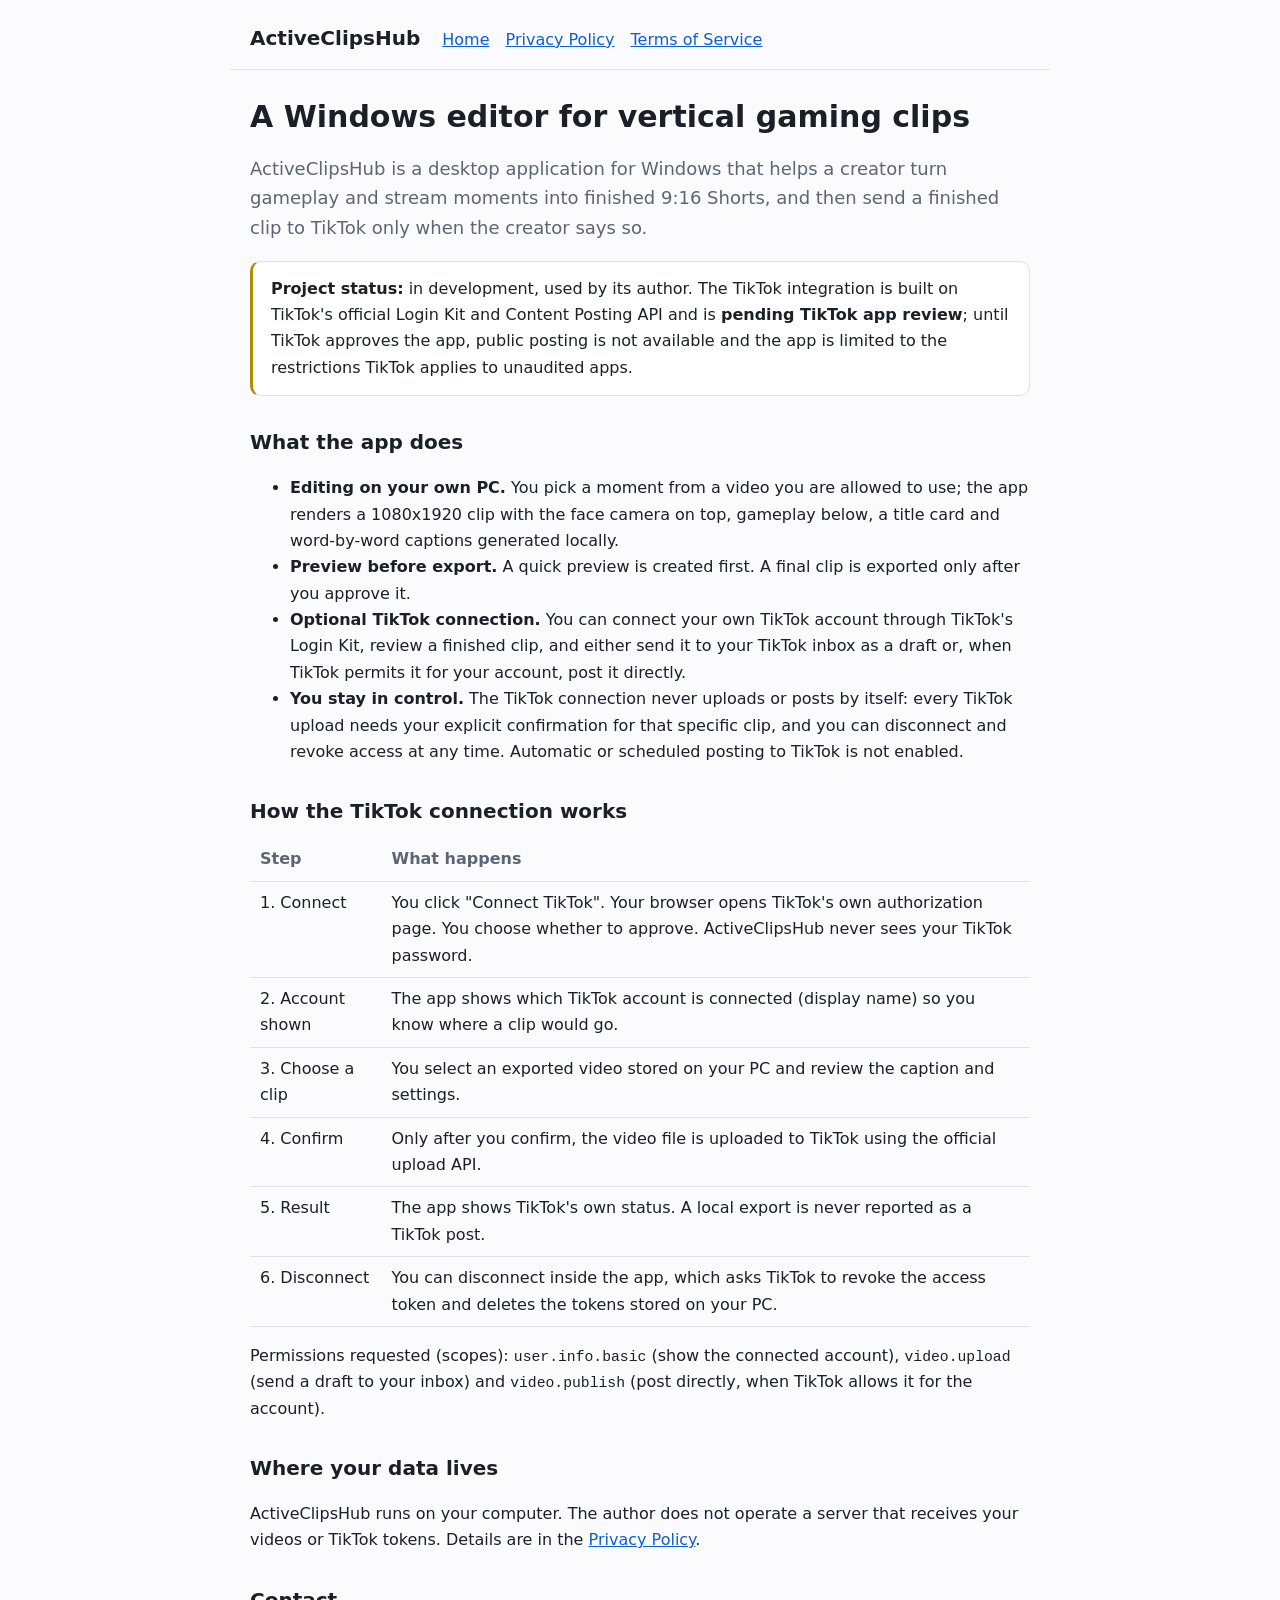
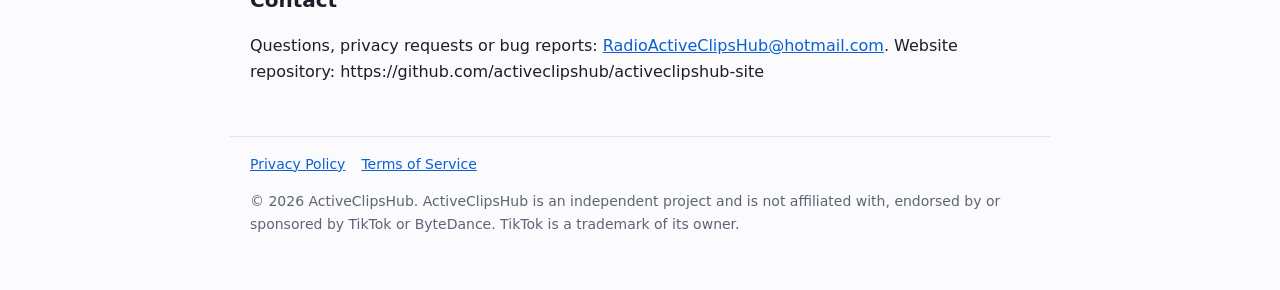
<file: index.html>
<!doctype html>
<html lang="en">
<head>
<meta charset="utf-8">
<meta name="viewport" content="width=device-width, initial-scale=1">
<title>ActiveClipsHub - Windows editor for vertical gaming clips</title>
<meta name="description" content="ActiveClipsHub is a Windows desktop tool that turns gameplay and stream moments into vertical 9:16 clips with captions, and can send finished clips to TikTok after you approve each upload.">
<link rel="stylesheet" href="assets/style.css">
</head>
<body>
<header>
  <a class="brand" href="./">ActiveClipsHub</a>
  <nav aria-label="Main"><a href="./">Home</a><a href="privacy/">Privacy Policy</a><a href="terms/">Terms of Service</a></nav>
</header>
<main>
  <h1>A Windows editor for vertical gaming clips</h1>
  <p class="lead">ActiveClipsHub is a desktop application for Windows that helps a creator turn gameplay and stream moments into finished 9:16 Shorts, and then send a finished clip to TikTok only when the creator says so.</p>

  <div class="card status">
    <strong>Project status:</strong> in development, used by its author. The TikTok integration is built on TikTok's official
    Login Kit and Content Posting API and is <strong>pending TikTok app review</strong>; until TikTok approves the app, public posting is
    not available and the app is limited to the restrictions TikTok applies to unaudited apps.
  </div>

  <h2>What the app does</h2>
  <ul>
    <li><strong>Editing on your own PC.</strong> You pick a moment from a video you are allowed to use; the app renders a 1080x1920 clip with the face camera on top, gameplay below, a title card and word-by-word captions generated locally.</li>
    <li><strong>Preview before export.</strong> A quick preview is created first. A final clip is exported only after you approve it.</li>
    <li><strong>Optional TikTok connection.</strong> You can connect your own TikTok account through TikTok's Login Kit, review a finished clip, and either send it to your TikTok inbox as a draft or, when TikTok permits it for your account, post it directly.</li>
    <li><strong>You stay in control.</strong> The TikTok connection never uploads or posts by itself: every TikTok upload needs your explicit confirmation for that specific clip, and you can disconnect and revoke access at any time. Automatic or scheduled posting to TikTok is not enabled.</li>
  </ul>

  <h2>How the TikTok connection works</h2>
  <table>
    <tr><th>Step</th><th>What happens</th></tr>
    <tr><td>1. Connect</td><td>You click "Connect TikTok". Your browser opens TikTok's own authorization page. You choose whether to approve. ActiveClipsHub never sees your TikTok password.</td></tr>
    <tr><td>2. Account shown</td><td>The app shows which TikTok account is connected (display name) so you know where a clip would go.</td></tr>
    <tr><td>3. Choose a clip</td><td>You select an exported video stored on your PC and review the caption and settings.</td></tr>
    <tr><td>4. Confirm</td><td>Only after you confirm, the video file is uploaded to TikTok using the official upload API.</td></tr>
    <tr><td>5. Result</td><td>The app shows TikTok's own status. A local export is never reported as a TikTok post.</td></tr>
    <tr><td>6. Disconnect</td><td>You can disconnect inside the app, which asks TikTok to revoke the access token and deletes the tokens stored on your PC.</td></tr>
  </table>
  <p>Permissions requested (scopes): <code>user.info.basic</code> (show the connected account), <code>video.upload</code> (send a draft to your inbox) and <code>video.publish</code> (post directly, when TikTok allows it for the account).</p>

  <h2>Where your data lives</h2>
  <p>ActiveClipsHub runs on your computer. The author does not operate a server that receives your videos or TikTok tokens. Details are in the <a href="privacy/">Privacy Policy</a>.</p>

  <h2>Contact</h2>
  <p>Questions, privacy requests or bug reports: <a href="mailto:RadioActiveClipsHub@hotmail.com">RadioActiveClipsHub@hotmail.com</a>. Website repository: https://github.com/activeclipshub/activeclipshub-site</p>
</main>
<footer>
  <a href="privacy/">Privacy Policy</a><a href="terms/">Terms of Service</a>
  <p>&copy; 2026 ActiveClipsHub. ActiveClipsHub is an independent project and is not affiliated with, endorsed by or sponsored by TikTok or ByteDance. TikTok is a trademark of its owner.</p>
</footer>
</body>
</html>
</file>
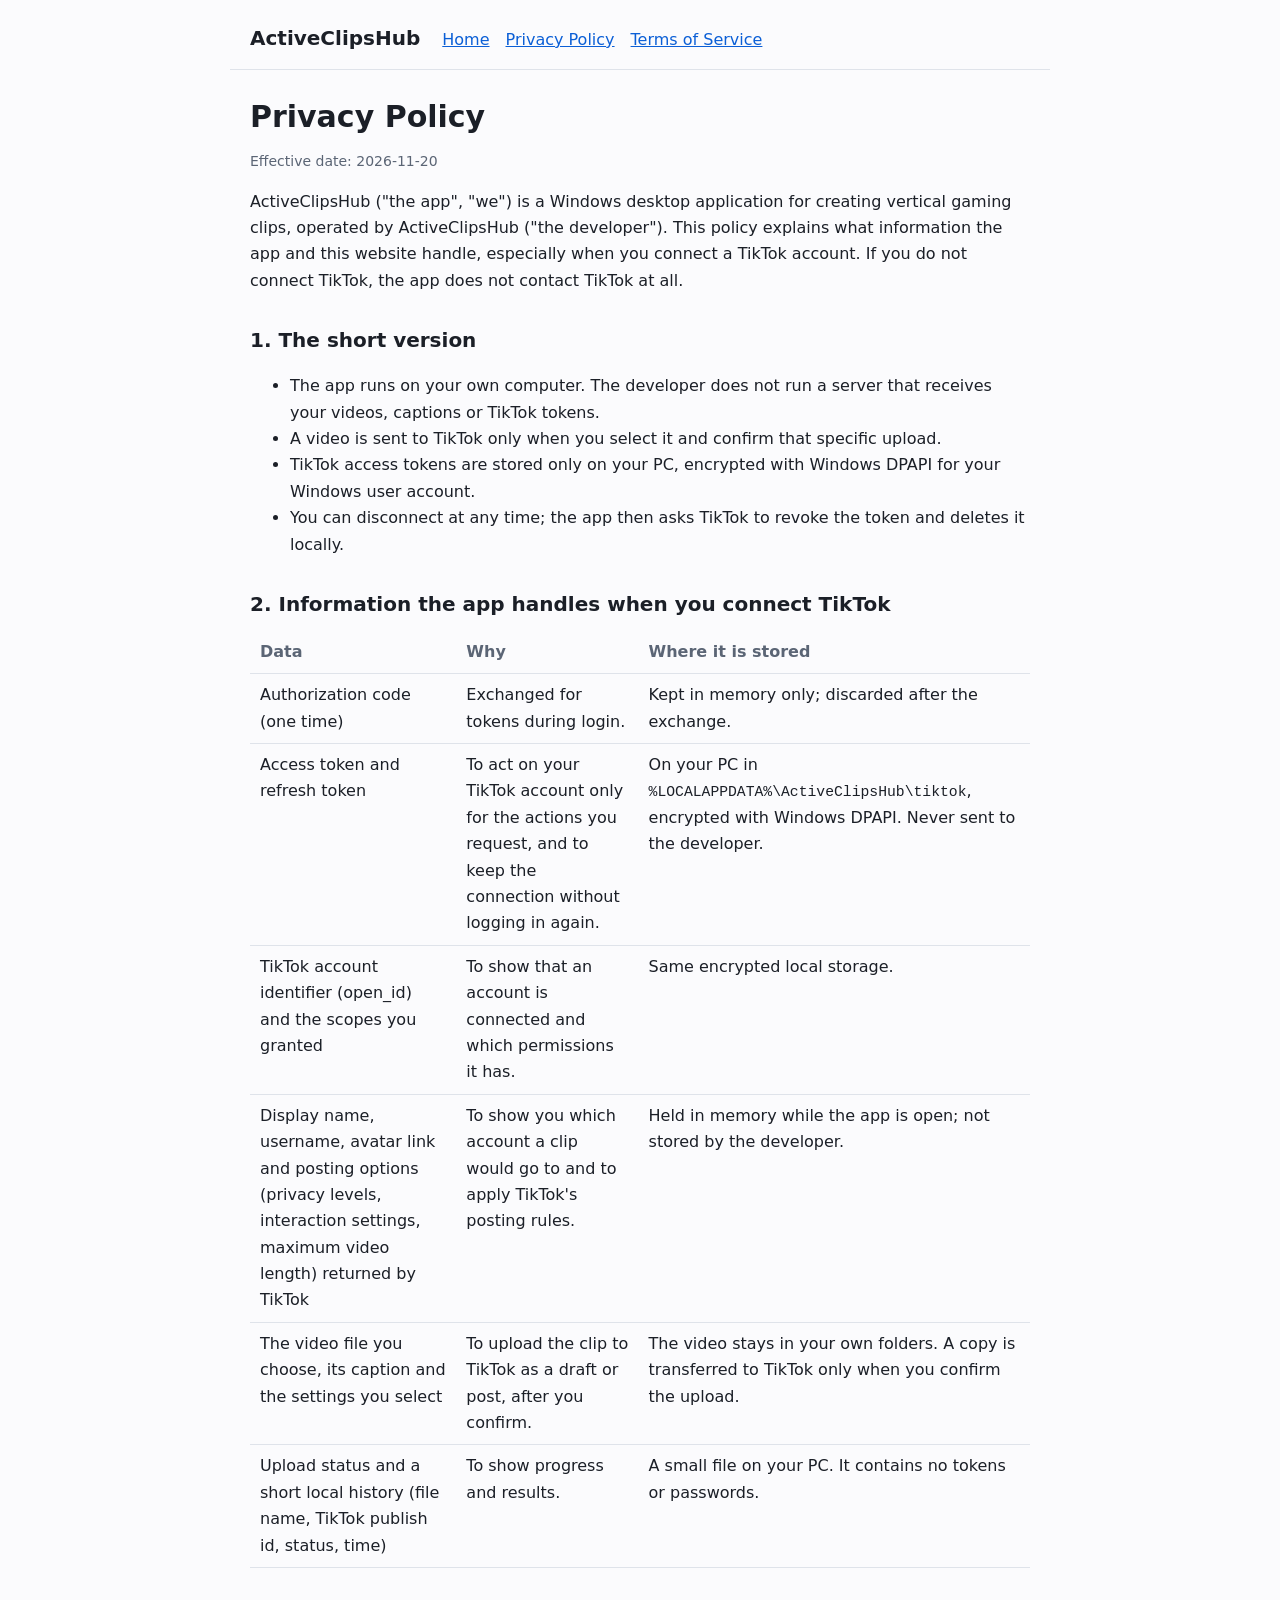
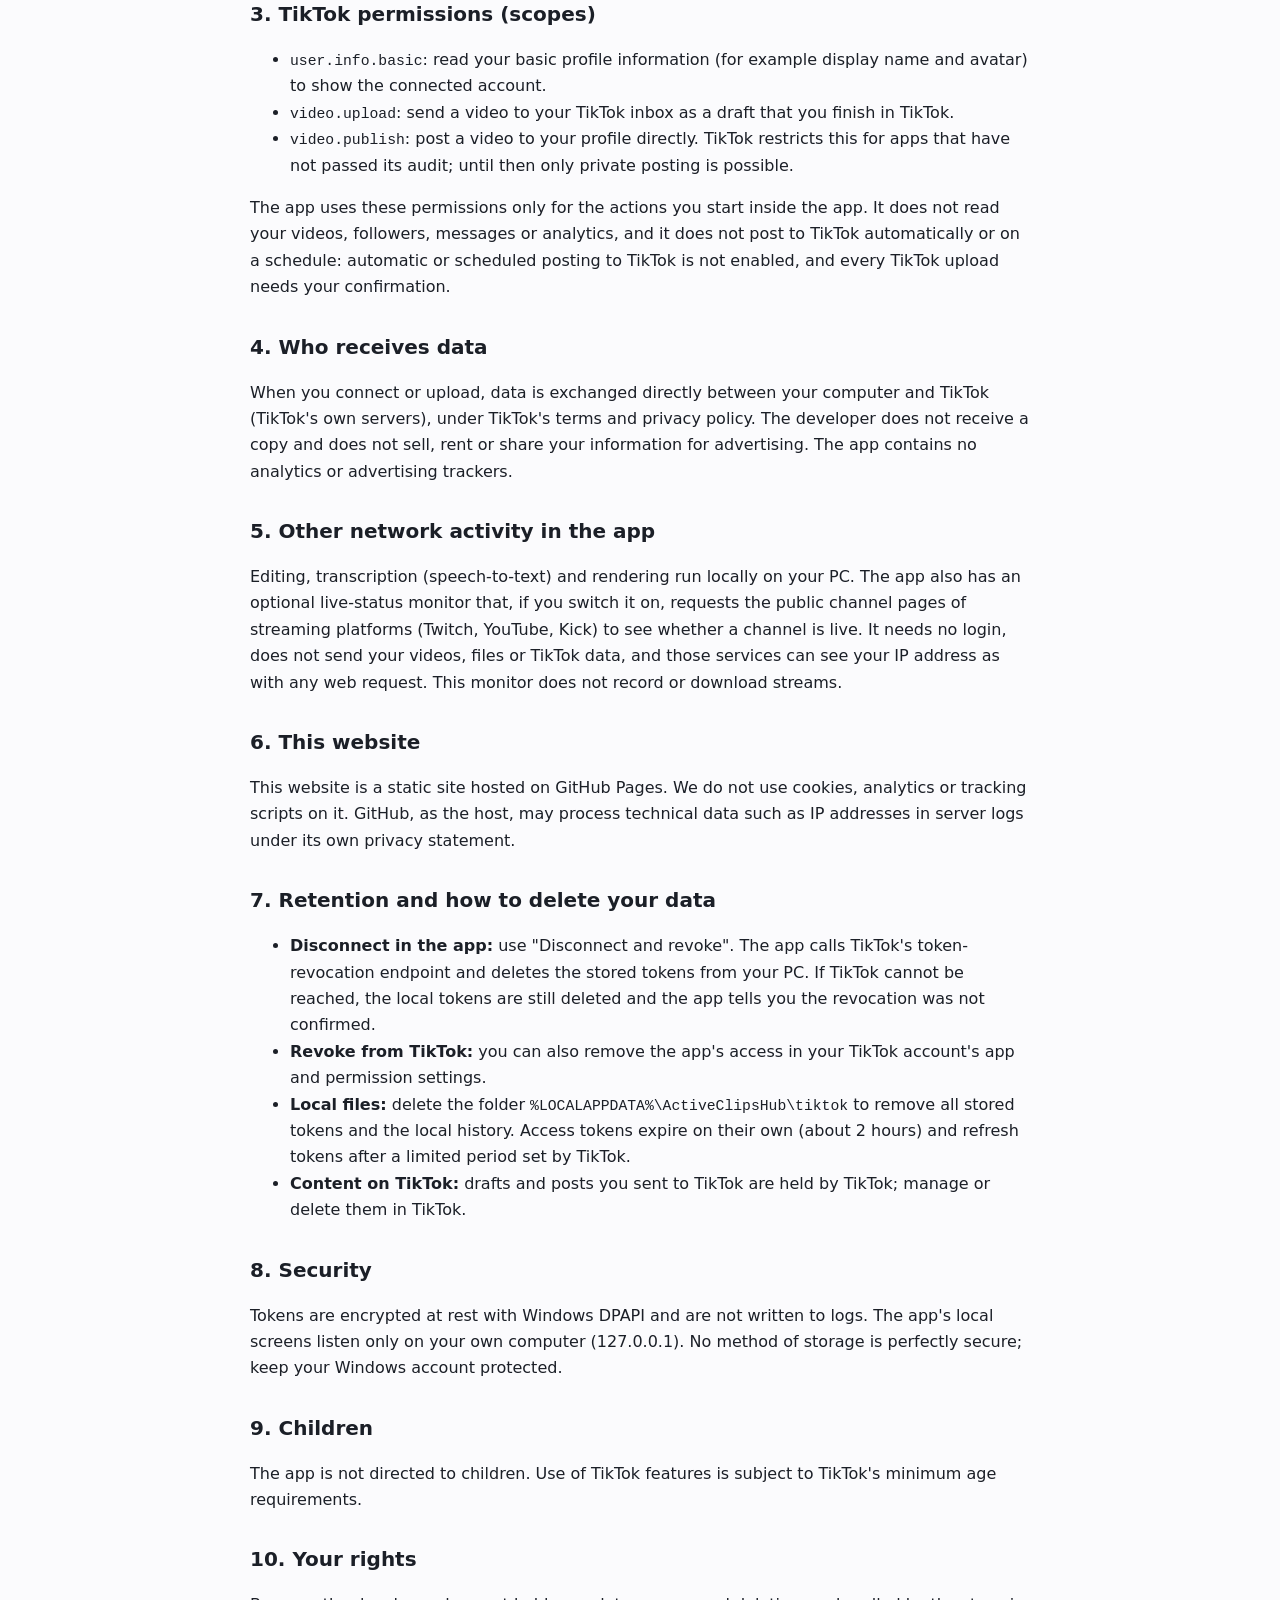
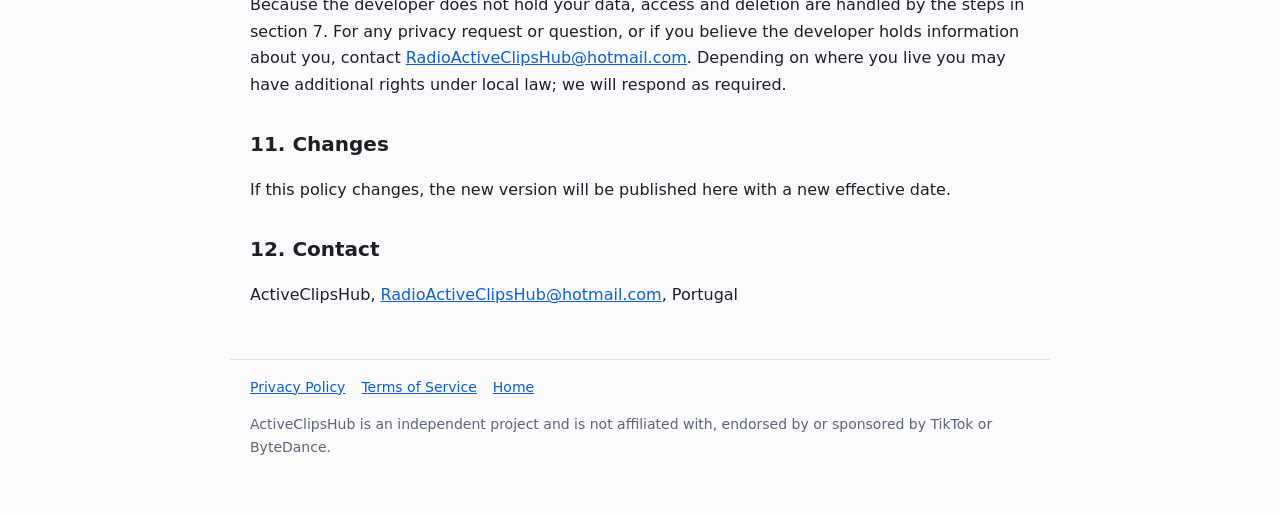
<file: privacy/index.html>
<!doctype html>
<html lang="en">
<head>
<meta charset="utf-8">
<meta name="viewport" content="width=device-width, initial-scale=1">
<title>Privacy Policy - ActiveClipsHub</title>
<meta name="description" content="How ActiveClipsHub handles TikTok account data, tokens and videos.">
<link rel="stylesheet" href="../assets/style.css">
</head>
<body>
<header>
  <a class="brand" href="../">ActiveClipsHub</a>
  <nav aria-label="Main"><a href="../">Home</a><a href="./">Privacy Policy</a><a href="../terms/">Terms of Service</a></nav>
</header>
<main>
  <h1>Privacy Policy</h1>
  <p class="updated">Effective date: 2026-11-20</p>

  <p>ActiveClipsHub ("the app", "we") is a Windows desktop application for creating vertical gaming clips, operated by ActiveClipsHub ("the developer"). This policy explains what information the app and this website handle, especially when you connect a TikTok account. If you do not connect TikTok, the app does not contact TikTok at all.</p>

  <h2>1. The short version</h2>
  <ul>
    <li>The app runs on your own computer. The developer does not run a server that receives your videos, captions or TikTok tokens.</li>
    <li>A video is sent to TikTok only when you select it and confirm that specific upload.</li>
    <li>TikTok access tokens are stored only on your PC, encrypted with Windows DPAPI for your Windows user account.</li>
    <li>You can disconnect at any time; the app then asks TikTok to revoke the token and deletes it locally.</li>
  </ul>

  <h2>2. Information the app handles when you connect TikTok</h2>
  <table>
    <tr><th>Data</th><th>Why</th><th>Where it is stored</th></tr>
    <tr><td>Authorization code (one time)</td><td>Exchanged for tokens during login.</td><td>Kept in memory only; discarded after the exchange.</td></tr>
    <tr><td>Access token and refresh token</td><td>To act on your TikTok account only for the actions you request, and to keep the connection without logging in again.</td><td>On your PC in <code>%LOCALAPPDATA%\ActiveClipsHub\tiktok</code>, encrypted with Windows DPAPI. Never sent to the developer.</td></tr>
    <tr><td>TikTok account identifier (open_id) and the scopes you granted</td><td>To show that an account is connected and which permissions it has.</td><td>Same encrypted local storage.</td></tr>
    <tr><td>Display name, username, avatar link and posting options (privacy levels, interaction settings, maximum video length) returned by TikTok</td><td>To show you which account a clip would go to and to apply TikTok's posting rules.</td><td>Held in memory while the app is open; not stored by the developer.</td></tr>
    <tr><td>The video file you choose, its caption and the settings you select</td><td>To upload the clip to TikTok as a draft or post, after you confirm.</td><td>The video stays in your own folders. A copy is transferred to TikTok only when you confirm the upload.</td></tr>
    <tr><td>Upload status and a short local history (file name, TikTok publish id, status, time)</td><td>To show progress and results.</td><td>A small file on your PC. It contains no tokens or passwords.</td></tr>
  </table>

  <h2>3. TikTok permissions (scopes)</h2>
  <ul>
    <li><code>user.info.basic</code>: read your basic profile information (for example display name and avatar) to show the connected account.</li>
    <li><code>video.upload</code>: send a video to your TikTok inbox as a draft that you finish in TikTok.</li>
    <li><code>video.publish</code>: post a video to your profile directly. TikTok restricts this for apps that have not passed its audit; until then only private posting is possible.</li>
  </ul>
  <p>The app uses these permissions only for the actions you start inside the app. It does not read your videos, followers, messages or analytics, and it does not post to TikTok automatically or on a schedule: automatic or scheduled posting to TikTok is not enabled, and every TikTok upload needs your confirmation.</p>

  <h2>4. Who receives data</h2>
  <p>When you connect or upload, data is exchanged directly between your computer and TikTok (TikTok's own servers), under TikTok's terms and privacy policy. The developer does not receive a copy and does not sell, rent or share your information for advertising. The app contains no analytics or advertising trackers.</p>

  <h2>5. Other network activity in the app</h2>
  <p>Editing, transcription (speech-to-text) and rendering run locally on your PC. The app also has an optional live-status monitor that, if you switch it on, requests the public channel pages of streaming platforms (Twitch, YouTube, Kick) to see whether a channel is live. It needs no login, does not send your videos, files or TikTok data, and those services can see your IP address as with any web request. This monitor does not record or download streams.</p>

  <h2>6. This website</h2>
  <p>This website is a static site hosted on GitHub Pages. We do not use cookies, analytics or tracking scripts on it. GitHub, as the host, may process technical data such as IP addresses in server logs under its own privacy statement.</p>

  <h2>7. Retention and how to delete your data</h2>
  <ul>
    <li><strong>Disconnect in the app:</strong> use "Disconnect and revoke". The app calls TikTok's token-revocation endpoint and deletes the stored tokens from your PC. If TikTok cannot be reached, the local tokens are still deleted and the app tells you the revocation was not confirmed.</li>
    <li><strong>Revoke from TikTok:</strong> you can also remove the app's access in your TikTok account's app and permission settings.</li>
    <li><strong>Local files:</strong> delete the folder <code>%LOCALAPPDATA%\ActiveClipsHub\tiktok</code> to remove all stored tokens and the local history. Access tokens expire on their own (about 2 hours) and refresh tokens after a limited period set by TikTok.</li>
    <li><strong>Content on TikTok:</strong> drafts and posts you sent to TikTok are held by TikTok; manage or delete them in TikTok.</li>
  </ul>

  <h2>8. Security</h2>
  <p>Tokens are encrypted at rest with Windows DPAPI and are not written to logs. The app's local screens listen only on your own computer (127.0.0.1). No method of storage is perfectly secure; keep your Windows account protected.</p>

  <h2>9. Children</h2>
  <p>The app is not directed to children. Use of TikTok features is subject to TikTok's minimum age requirements.</p>

  <h2>10. Your rights</h2>
  <p>Because the developer does not hold your data, access and deletion are handled by the steps in section 7. For any privacy request or question, or if you believe the developer holds information about you, contact <a href="mailto:RadioActiveClipsHub@hotmail.com">RadioActiveClipsHub@hotmail.com</a>. Depending on where you live you may have additional rights under local law; we will respond as required.</p>

  <h2>11. Changes</h2>
  <p>If this policy changes, the new version will be published here with a new effective date.</p>

  <h2>12. Contact</h2>
  <p>ActiveClipsHub, <a href="mailto:RadioActiveClipsHub@hotmail.com">RadioActiveClipsHub@hotmail.com</a>, Portugal</p>
</main>
<footer>
  <a href="./">Privacy Policy</a><a href="../terms/">Terms of Service</a><a href="../">Home</a>
  <p>ActiveClipsHub is an independent project and is not affiliated with, endorsed by or sponsored by TikTok or ByteDance.</p>
</footer>
</body>
</html>
</file>
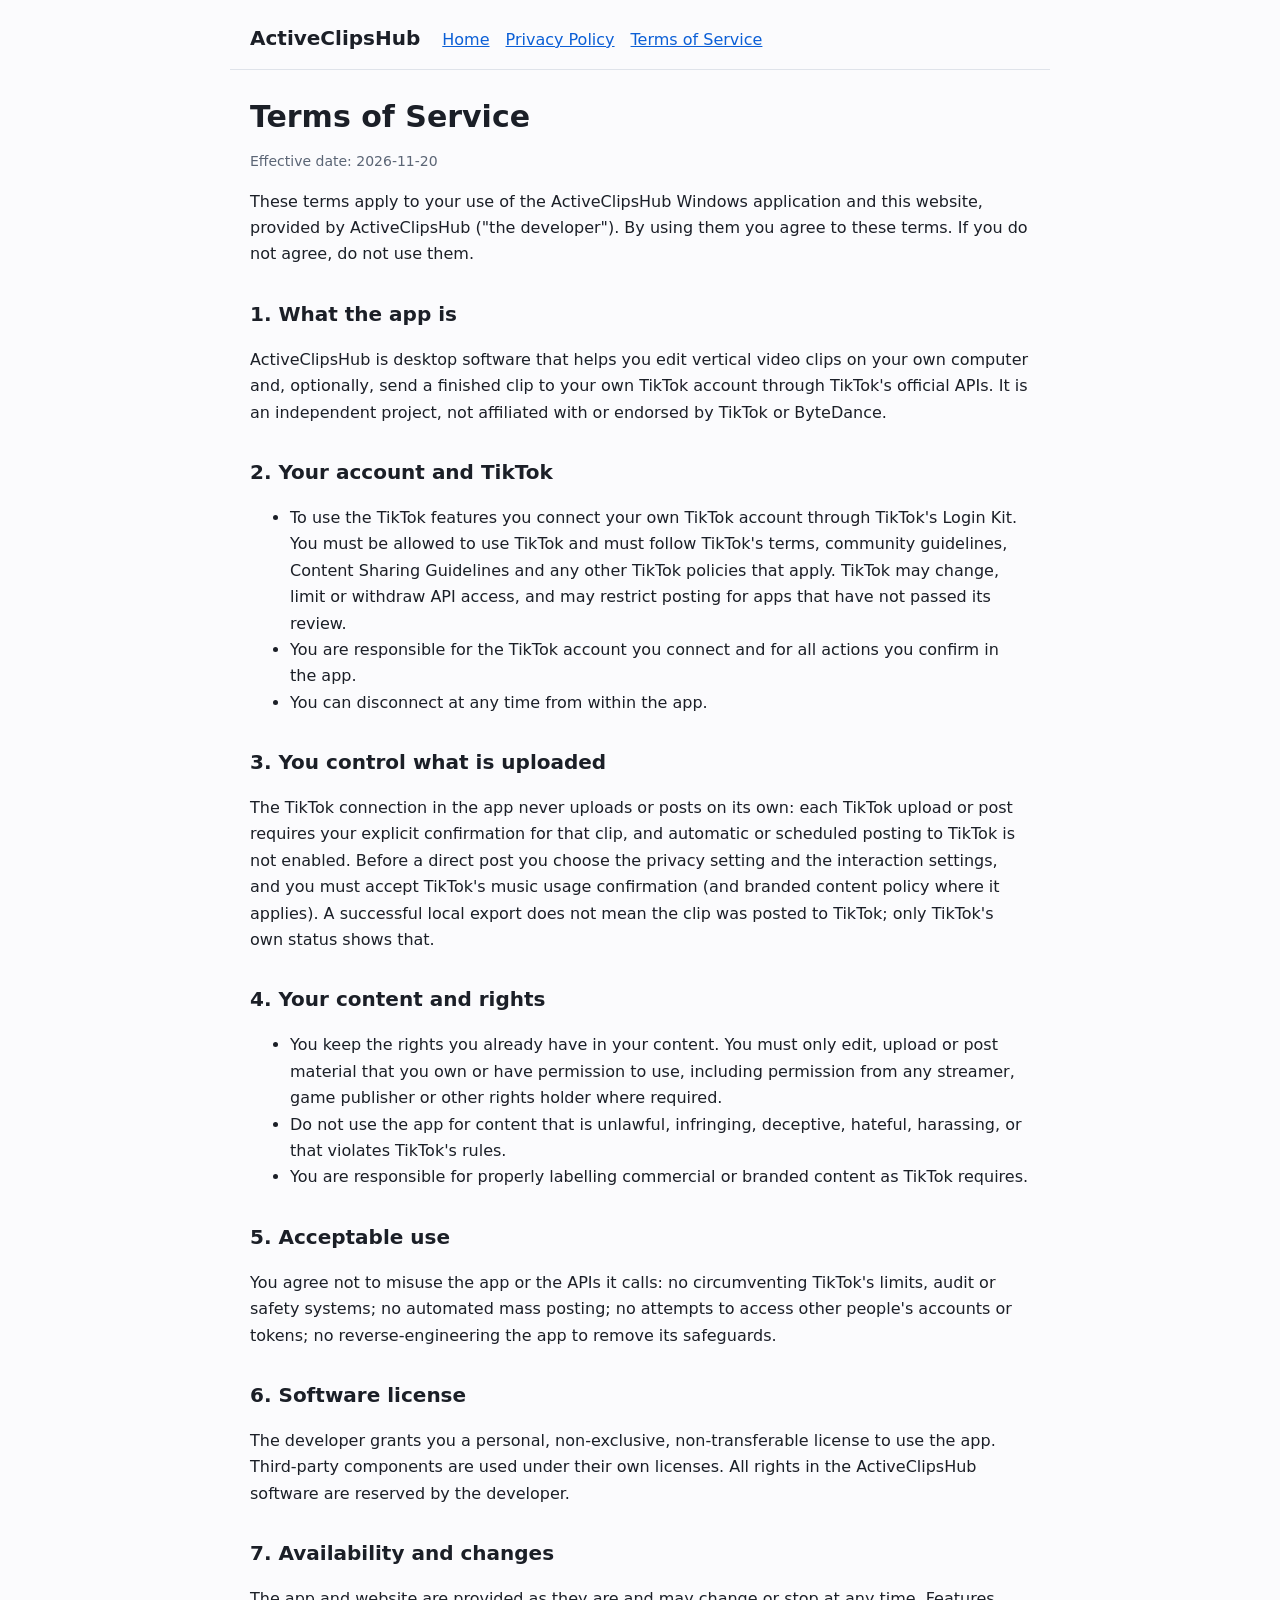
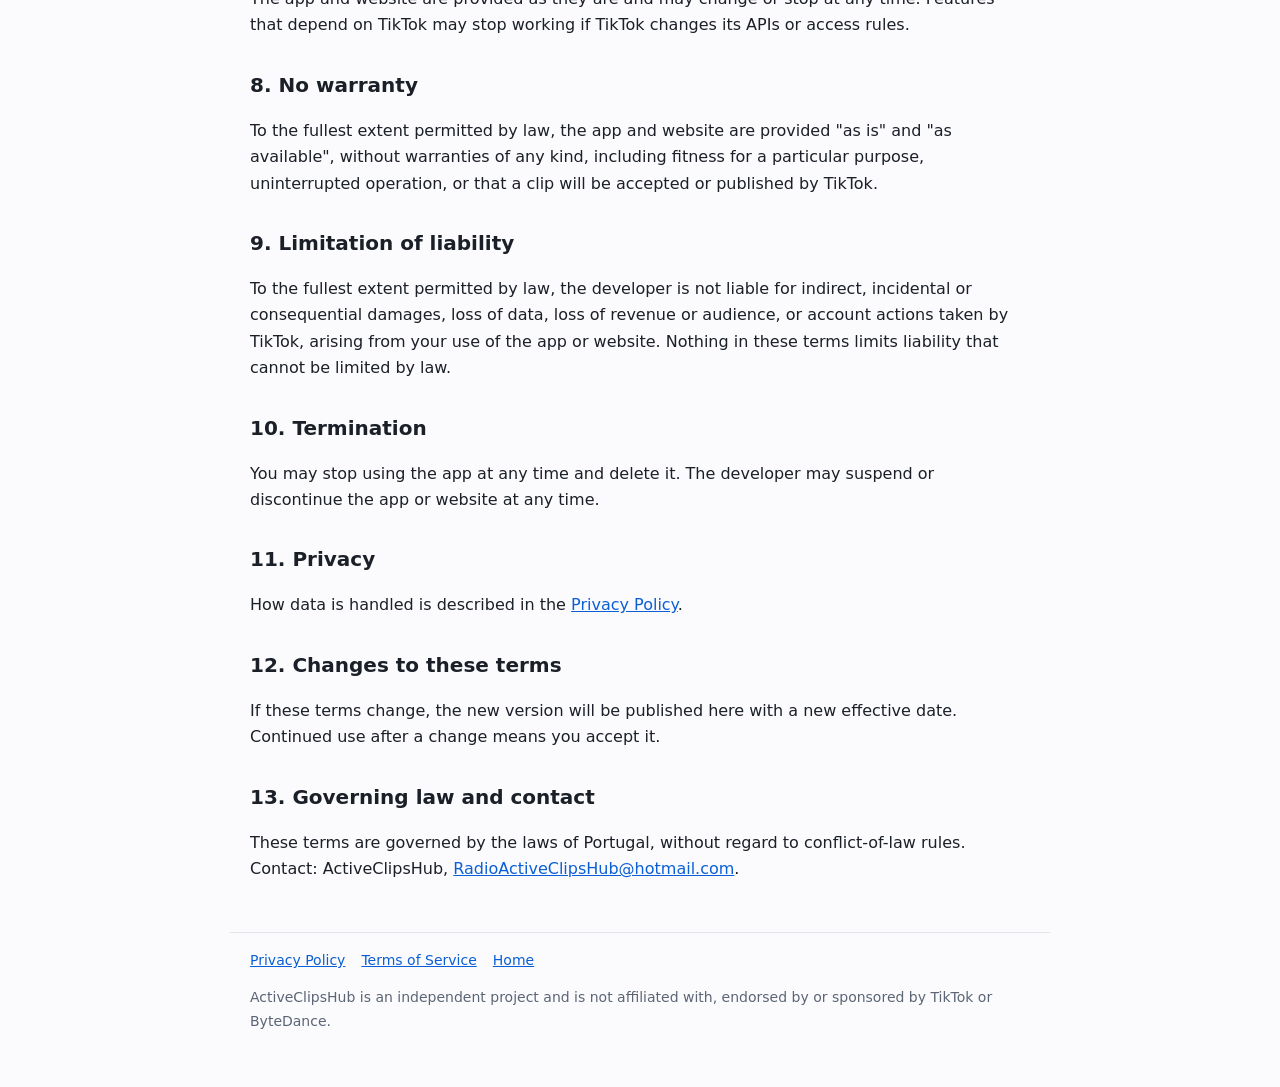
<file: terms/index.html>
<!doctype html>
<html lang="en">
<head>
<meta charset="utf-8">
<meta name="viewport" content="width=device-width, initial-scale=1">
<title>Terms of Service - ActiveClipsHub</title>
<meta name="description" content="Terms for using the ActiveClipsHub Windows application and this website.">
<link rel="stylesheet" href="../assets/style.css">
</head>
<body>
<header>
  <a class="brand" href="../">ActiveClipsHub</a>
  <nav aria-label="Main"><a href="../">Home</a><a href="../privacy/">Privacy Policy</a><a href="./">Terms of Service</a></nav>
</header>
<main>
  <h1>Terms of Service</h1>
  <p class="updated">Effective date: 2026-11-20</p>

  <p>These terms apply to your use of the ActiveClipsHub Windows application and this website, provided by ActiveClipsHub ("the developer"). By using them you agree to these terms. If you do not agree, do not use them.</p>

  <h2>1. What the app is</h2>
  <p>ActiveClipsHub is desktop software that helps you edit vertical video clips on your own computer and, optionally, send a finished clip to your own TikTok account through TikTok's official APIs. It is an independent project, not affiliated with or endorsed by TikTok or ByteDance.</p>

  <h2>2. Your account and TikTok</h2>
  <ul>
    <li>To use the TikTok features you connect your own TikTok account through TikTok's Login Kit. You must be allowed to use TikTok and must follow TikTok's terms, community guidelines, Content Sharing Guidelines and any other TikTok policies that apply. TikTok may change, limit or withdraw API access, and may restrict posting for apps that have not passed its review.</li>
    <li>You are responsible for the TikTok account you connect and for all actions you confirm in the app.</li>
    <li>You can disconnect at any time from within the app.</li>
  </ul>

  <h2>3. You control what is uploaded</h2>
  <p>The TikTok connection in the app never uploads or posts on its own: each TikTok upload or post requires your explicit confirmation for that clip, and automatic or scheduled posting to TikTok is not enabled. Before a direct post you choose the privacy setting and the interaction settings, and you must accept TikTok's music usage confirmation (and branded content policy where it applies). A successful local export does not mean the clip was posted to TikTok; only TikTok's own status shows that.</p>

  <h2>4. Your content and rights</h2>
  <ul>
    <li>You keep the rights you already have in your content. You must only edit, upload or post material that you own or have permission to use, including permission from any streamer, game publisher or other rights holder where required.</li>
    <li>Do not use the app for content that is unlawful, infringing, deceptive, hateful, harassing, or that violates TikTok's rules.</li>
    <li>You are responsible for properly labelling commercial or branded content as TikTok requires.</li>
  </ul>

  <h2>5. Acceptable use</h2>
  <p>You agree not to misuse the app or the APIs it calls: no circumventing TikTok's limits, audit or safety systems; no automated mass posting; no attempts to access other people's accounts or tokens; no reverse-engineering the app to remove its safeguards.</p>

  <h2>6. Software license</h2>
  <p>The developer grants you a personal, non-exclusive, non-transferable license to use the app. Third-party components are used under their own licenses. All rights in the ActiveClipsHub software are reserved by the developer.</p>

  <h2>7. Availability and changes</h2>
  <p>The app and website are provided as they are and may change or stop at any time. Features that depend on TikTok may stop working if TikTok changes its APIs or access rules.</p>

  <h2>8. No warranty</h2>
  <p>To the fullest extent permitted by law, the app and website are provided "as is" and "as available", without warranties of any kind, including fitness for a particular purpose, uninterrupted operation, or that a clip will be accepted or published by TikTok.</p>

  <h2>9. Limitation of liability</h2>
  <p>To the fullest extent permitted by law, the developer is not liable for indirect, incidental or consequential damages, loss of data, loss of revenue or audience, or account actions taken by TikTok, arising from your use of the app or website. Nothing in these terms limits liability that cannot be limited by law.</p>

  <h2>10. Termination</h2>
  <p>You may stop using the app at any time and delete it. The developer may suspend or discontinue the app or website at any time.</p>

  <h2>11. Privacy</h2>
  <p>How data is handled is described in the <a href="../privacy/">Privacy Policy</a>.</p>

  <h2>12. Changes to these terms</h2>
  <p>If these terms change, the new version will be published here with a new effective date. Continued use after a change means you accept it.</p>

  <h2>13. Governing law and contact</h2>
  <p>These terms are governed by the laws of Portugal, without regard to conflict-of-law rules. Contact: ActiveClipsHub, <a href="mailto:RadioActiveClipsHub@hotmail.com">RadioActiveClipsHub@hotmail.com</a>.</p>
</main>
<footer>
  <a href="../privacy/">Privacy Policy</a><a href="./">Terms of Service</a><a href="../">Home</a>
  <p>ActiveClipsHub is an independent project and is not affiliated with, endorsed by or sponsored by TikTok or ByteDance.</p>
</footer>
</body>
</html>
</file>
<file: assets/style.css>
:root{--bg:#0f1115;--panel:#181b22;--line:#2a2f3a;--txt:#e8eaf0;--mut:#9aa3b2;--acc:#ffe13b;--link:#7cb7ff}
@media (prefers-color-scheme: light){:root{--bg:#fbfbfd;--panel:#fff;--line:#dfe3ea;--txt:#1b1f27;--mut:#5b6575;--acc:#b58900;--link:#0b5fd6}}
*{box-sizing:border-box}
body{margin:0;background:var(--bg);color:var(--txt);font:16px/1.65 "Segoe UI",system-ui,-apple-system,sans-serif}
header,main,footer{max-width:820px;margin:0 auto;padding:0 20px}
header{padding-top:22px;padding-bottom:14px;border-bottom:1px solid var(--line);display:flex;flex-wrap:wrap;gap:8px 22px;align-items:baseline}
header .brand{font-weight:700;font-size:20px;color:var(--txt);text-decoration:none}
header nav a{margin-right:16px}
a{color:var(--link)}
h1{font-size:30px;line-height:1.25;margin:28px 0 10px}h2{font-size:20px;margin:30px 0 8px}h3{font-size:16px;margin:20px 0 4px}
.lead{font-size:18px;color:var(--mut)}
.card{background:var(--panel);border:1px solid var(--line);border-radius:10px;padding:14px 18px;margin:16px 0}
.status{border-left:3px solid var(--acc)}
table{border-collapse:collapse;width:100%;margin:10px 0}th,td{border-bottom:1px solid var(--line);padding:8px 10px;text-align:left;vertical-align:top}th{color:var(--mut);font-weight:600}
footer{margin-top:50px;padding-top:16px;padding-bottom:40px;border-top:1px solid var(--line);color:var(--mut);font-size:14px}
footer a{margin-right:16px}
.ph{background:#5a1f1f;color:#ffd1d1;border-radius:4px;padding:0 5px;font-family:Consolas,monospace;font-size:.92em}
code{font-family:Consolas,monospace;font-size:.92em}
.updated{color:var(--mut);font-size:14px}
</file>
